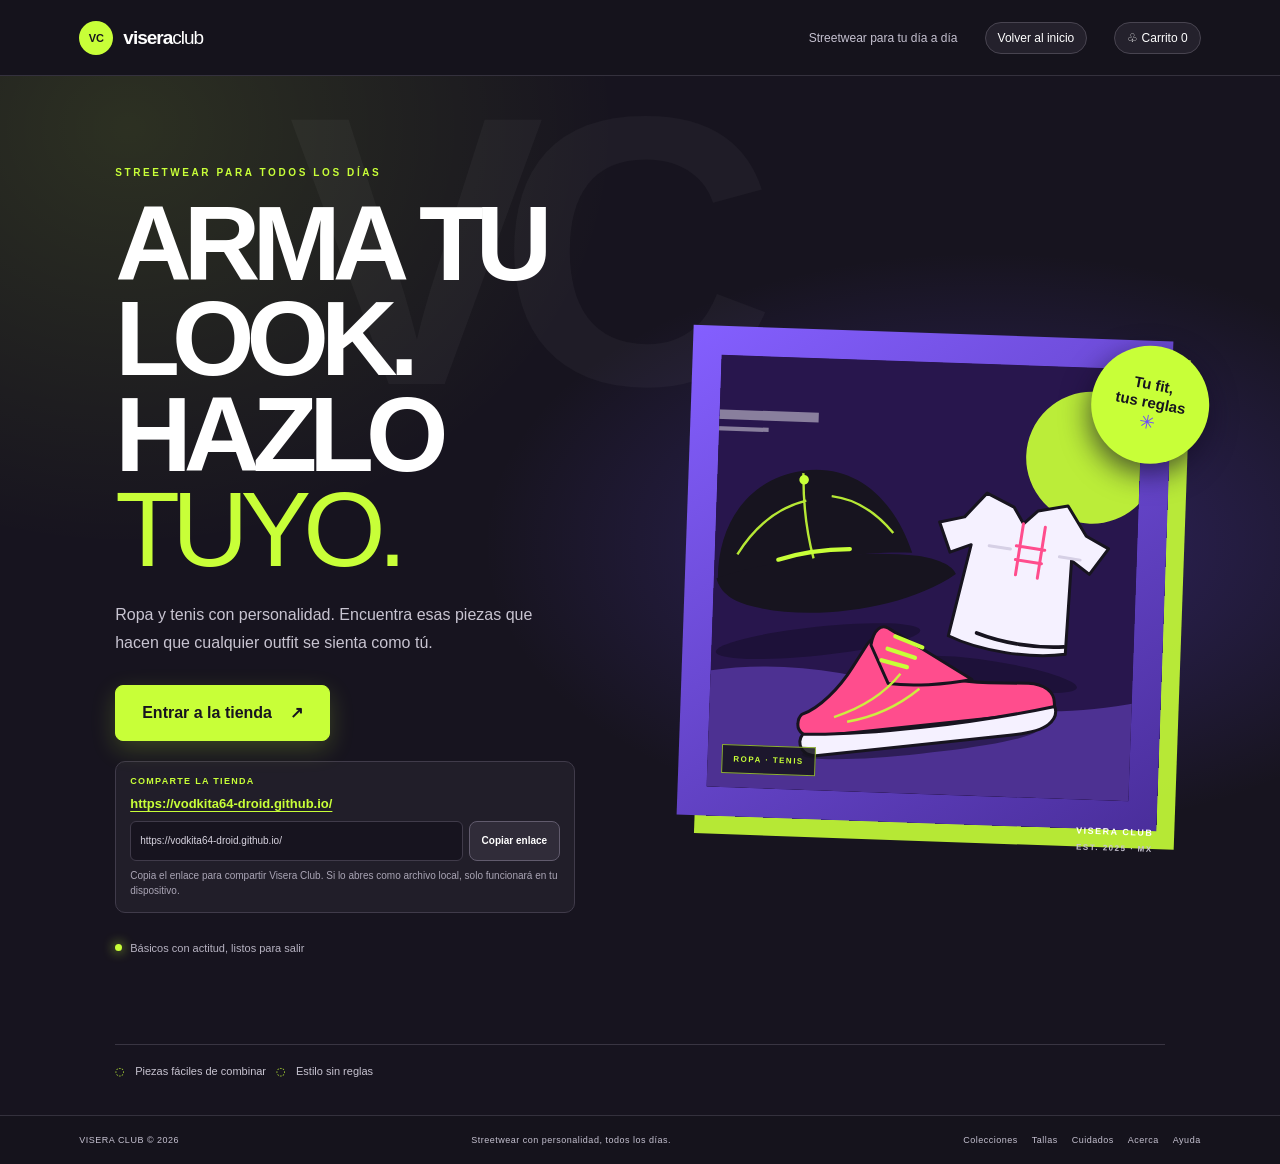
<file: index.html>
<!doctype html>
<html lang="es">
<head>
  <meta charset="utf-8">
  <meta name="viewport" content="width=device-width, initial-scale=1">
  <meta name="theme-color" content="#15131c">
  <meta name="description" content="Descubre ropa y tenis en Visera Club. Streetwear para todos los días.">
  <title>Visera Club — Streetwear para todos los días</title>
  <link rel="icon" href="assets/favicon.svg" type="image/svg+xml">
  <link rel="stylesheet" href="styles.css?v=20261009-10">
  <script src="app.js?v=20261009-10" defer></script>
</head>
<body>
  <header class="topbar">
    <a class="brand" href="#" data-view="welcome" aria-label="Visera Club, inicio">
      <span class="brand-mark" aria-hidden="true">VC</span>
      <span>visera<span class="brand-light">club</span></span>
    </a>
    <div class="topbar-right">
      <span class="top-note">Streetwear para tu día a día</span>
      <button class="home-indicator" type="button" data-view="welcome" aria-label="Volver al inicio">
        Volver al inicio
      </button>
      <button class="cart-indicator" type="button" data-view="cart" aria-label="Abrir carrito, 0 artículos">
        <span aria-hidden="true">♧</span> Carrito <span id="cart-count">0</span>
      </button>
    </div>
  </header>

  <main id="app">
    <section id="welcome-view" class="view welcome-view">
      <div class="welcome-copy">
        <p class="eyebrow">STREETWEAR PARA TODOS LOS DÍAS</p>
        <h1>Arma tu look.<br>Hazlo <em>tuyo.</em></h1>
        <p class="welcome-description">Ropa y tenis con personalidad. Encuentra esas piezas que hacen que cualquier outfit se sienta como tú.</p>
        <button class="button button-dark" type="button" data-view="menu">Entrar a la tienda <span aria-hidden="true">↗</span></button>
        <div class="share-area">
          <label for="share-link">COMPARTE LA TIENDA</label>
          <a class="public-store-link" href="https://vodkita64-droid.github.io/">https://vodkita64-droid.github.io/</a>
          <div class="share-controls">
            <input id="share-link" type="text" readonly aria-label="Enlace de inicio de la tienda">
            <button class="button button-outline" id="copy-link" type="button">Copiar enlace</button>
          </div>
          <p id="share-message" class="share-message" aria-live="polite">Copia el enlace para compartir Visera Club. Si lo abres como archivo local, solo funcionará en tu dispositivo.</p>
        </div>
        <div class="welcome-note"><span class="status-dot"></span> Básicos con actitud, listos para salir</div>
      </div>
      <div class="welcome-art" aria-label="Ilustración de ropa y tenis">
        <div class="hero-photo-wrap">
          <img class="hero-photo" src="assets/coleccion-streetwear.svg?v=20261009-2" alt="Ilustración editorial de una playera y unos tenis">
          <span class="photo-caption">ROPA · TENIS</span>
        </div>
        <div class="art-sticker">Tu fit,<br>tus reglas <span aria-hidden="true">✳</span></div>
        <div class="art-caption">VISERA CLUB<br><span>EST. 2025 · MX</span></div>
      </div>
      <div class="welcome-bottom">
        <div class="mini-perks"><span>◌</span> Piezas fáciles de combinar <span>◌</span> Estilo sin reglas</div>
      </div>
    </section>

    <section id="menu-view" class="view menu-view" hidden>
      <div class="menu-intro">
        <p class="eyebrow">QUÉ BUENO QUE LLEGASTE</p>
        <h1>¿Qué buscas <em>hoy?</em></h1>
        <p>Elige una categoría y encuentra tu siguiente pieza favorita.</p>
      </div>
      <div class="menu-showcase" aria-hidden="true">
        <div class="showcase-track" id="showcase-track"></div>
        <span class="showcase-label">ROPA · TENIS · NUEVA TEMPORADA</span>
      </div>
      <nav class="menu-options" aria-label="Opciones de la tienda">
        <button class="menu-card menu-card-women" type="button" data-category="ropa">
          <span class="menu-number">01 / PRENDAS</span><span class="menu-title">Ropa</span><span class="menu-arrow">↗</span>
          <span class="menu-subtitle">Playeras, capas y básicos</span>
        </button>
        <button class="menu-card menu-card-shoes" type="button" data-category="tenis">
          <span class="menu-number">02 / CALZADO</span><span class="menu-title">Tenis</span><span class="menu-arrow">↗</span>
          <span class="menu-subtitle">Adidas, Nike, Jordan y Puma</span>
        </button>
        <button class="menu-card menu-card-settings" type="button" data-view="settings">
          <span class="menu-number">03 / TE AYUDAMOS</span><span class="menu-title">Información</span><span class="menu-arrow">↗</span>
          <span class="menu-subtitle">Guía, cuidados y soporte</span>
        </button>
        <button class="menu-card menu-card-exit" type="button" data-view="exit">
          <span class="menu-number">04 / HASTA LUEGO</span><span class="menu-title">Salir</span><span class="menu-arrow">↗</span>
          <span class="menu-subtitle">Cerrar esta visita</span>
        </button>
      </nav>
      <p class="menu-footer">VISERA CLUB <span>·</span> STREETWEAR PARA TODOS LOS DÍAS</p>
    </section>

    <section id="catalog-view" class="view catalog-view" hidden>
      <div class="catalog-heading">
        <button class="text-button" type="button" data-view="menu">← Menú principal</button>
        <p class="eyebrow">COLECCIÓN VISERA CLUB</p>
        <h1 id="catalog-title"></h1>
        <p id="catalog-description" class="catalog-description"></p>
      </div>
      <div class="catalog-toolbar">
        <label class="catalog-search">Buscar
          <input id="product-search" type="search" placeholder="Nombre, estilo o descripción" autocomplete="off">
        </label>
        <label class="catalog-filter">Estilo
          <select id="product-style-filter">
            <option value="all">Todos los estilos</option>
          </select>
        </label>
        <label class="catalog-filter">Ordenar por
          <select id="product-sort">
            <option value="featured">Destacados</option>
            <option value="price-asc">Precio: menor a mayor</option>
            <option value="price-desc">Precio: mayor a menor</option>
            <option value="name">Nombre</option>
          </select>
        </label>
      </div>
      <p id="product-count" class="product-count" aria-live="polite"></p>
      <div id="product-grid" class="product-grid"></div>
      <div class="catalog-bottom">
        <button class="button button-outline" type="button" data-view="menu">Volver a la página principal</button>
      </div>
    </section>

    <section id="detail-view" class="view detail-view" hidden>
      <div id="product-detail"></div>
    </section>

    <section id="cart-view" class="view cart-view" hidden>
      <div class="cart-heading">
        <button class="text-button" type="button" data-view="menu">← Seguir comprando</button>
        <p class="eyebrow">TU SELECCIÓN</p>
        <h1>Tu <em>carrito.</em></h1>
        <p class="cart-description">Revisa tu selección antes de continuar.</p>
      </div>
      <div id="cart-content"></div>
    </section>

    <section id="delivery-view" class="view checkout-view" hidden>
      <div class="checkout-heading">
        <button class="text-button" type="button" data-view="cart">← Volver al carrito</button>
        <p class="eyebrow">PASO 1 DE 2</p>
        <h1>¿A dónde <em>lo enviamos?</em></h1>
        <p>Completa la dirección para continuar con la forma de pago.</p>
      </div>
      <form id="delivery-form" class="checkout-panel">
        <label>País
          <input name="country" type="text" autocomplete="country-name" placeholder="Ej. México" required minlength="2">
        </label>
        <label>Estado
          <input name="state" type="text" autocomplete="address-level1" placeholder="Ej. Morelos" required minlength="2">
        </label>
        <label>Calle y número
          <input name="street" type="text" autocomplete="street-address" placeholder="Calle, número exterior e interior" required minlength="3">
        </label>
        <div class="form-row">
          <label>Municipio o alcaldía
            <input name="municipality" type="text" autocomplete="address-level2" placeholder="Ej. Coyoacán" required minlength="2">
          </label>
          <label>Código postal
            <input name="postalCode" type="text" autocomplete="postal-code" placeholder="Ej. 04000" required minlength="3" maxlength="12" pattern="[A-Za-z0-9\- ]{3,12}" title="Escribe un código postal válido.">
          </label>
        </div>
        <label>Descripción o referencias de entrega
          <textarea name="description" rows="3" placeholder="Color de la casa, entre calles o indicaciones para encontrar el domicilio" required minlength="3"></textarea>
        </label>
        <p class="checkout-privacy">La dirección solo se conserva mientras esta página permanezca abierta; esta plantilla no envía ni guarda pedidos.</p>
        <button class="button button-dark" type="submit">Continuar a forma de pago <span aria-hidden="true">→</span></button>
      </form>
    </section>

    <section id="payment-view" class="view checkout-view" hidden>
      <div class="checkout-heading">
        <button class="text-button" type="button" data-view="delivery">← Volver a la dirección</button>
        <p class="eyebrow">PASO 2 DE 2</p>
        <h1>Forma de <em>pago.</em></h1>
        <p>Elige cómo pagarías. Esta plantilla es una demostración y no cobra.</p>
      </div>
      <div class="checkout-panel">
        <div class="delivery-summary">
          <h2>Dirección de entrega</h2>
          <p id="payment-address-summary"></p>
        </div>
        <form id="payment-form">
          <fieldset class="payment-options">
            <legend>Elige una opción</legend>
            <label class="payment-option">
              <input type="radio" name="paymentMethod" value="card" required>
              <span class="payment-option-copy"><strong>Tarjeta</strong><small>Requiere conectar una pasarela de pago segura para cobrar.</small></span>
            </label>
            <label class="payment-option">
              <input type="radio" name="paymentMethod" value="cash" required>
              <span class="payment-option-copy"><strong>Efectivo al recibir</strong><small id="cash-payment-note"></small></span>
            </label>
          </fieldset>
          <p class="checkout-privacy">Nunca escribas aquí tu número de cuenta ni tu NIP. Ningún comercio debe pedirte el NIP de tu tarjeta. No se solicitarán datos bancarios ni se realizará ningún cargo.</p>
          <div class="payment-total"><span>Total estimado</span><strong id="payment-total"></strong></div>
          <button class="button button-dark" type="submit">Continuar <span aria-hidden="true">→</span></button>
        </form>
      </div>
    </section>

    <section id="checkout-result-view" class="view checkout-view checkout-result-view" hidden>
      <div class="checkout-panel result-panel">
        <span class="exit-symbol" aria-hidden="true">✳</span>
        <p class="eyebrow">VISERA CLUB · DEMOSTRACIÓN</p>
        <h1 id="checkout-result-title">Pago no realizado</h1>
        <p id="checkout-result-message" class="result-message"></p>
        <div class="result-summary">
          <p><span>Forma elegida</span><strong id="result-payment-method"></strong></p>
          <p><span>Total estimado</span><strong id="result-total"></strong></p>
          <p><span>Entrega</span><strong id="result-destination"></strong></p>
        </div>
        <p class="checkout-privacy">No se cobró dinero y no se creó ni envió un pedido real.</p>
        <button class="button button-outline" type="button" data-view="cart">Volver al carrito</button>
      </div>
    </section>

    <section id="settings-view" class="view info-view" hidden>
      <button class="text-button" type="button" data-view="menu">← Menú principal</button>
      <p class="eyebrow">ESTAMOS PARA AYUDARTE</p>
      <h1>Acerca de <em>Visera Club</em></h1>
      <div class="info-panel">
        <h2>¿Qué es esta página?</h2>
        <p>Visera Club es una plantilla de tienda para descubrir ropa y tenis de estilo urbano. Puedes explorar las categorías, consultar tallas y existencias y agregar productos al carrito de demostración.</p>
        <h2>¿Cómo funciona?</h2>
        <p>Elige Ropa o Tenis, toca un producto para ver sus detalles, selecciona una talla y cantidad y presiona “Agregar al carrito”. Pulsa el botón Carrito de la parte superior para revisar productos, cambiar cantidades o quitarlos; el total se actualiza automáticamente.</p>
        <h2>Soporte</h2>
        <p>Esta es una demostración visual: precios y existencias son de ejemplo; no procesa pagos ni envía pedidos. Nunca ingreses tu NIP ni datos bancarios en esta página. Para aceptar pagos reales se necesita una pasarela segura y un sistema de pedidos. Para preguntas sobre esta plantilla, contacta a la persona que te compartió la página.</p>
        <p>Las galerías de ropa y tenis usan fotos locales; el arte de portada funciona sin internet.</p>
        <nav class="info-links" aria-label="Más información">
          <a href="colecciones.html">Ver colecciones <span aria-hidden="true">↗</span></a>
          <a href="guia-tallas.html">Guía de tallas <span aria-hidden="true">↗</span></a>
          <a href="cuidados.html">Cuidado de tus prendas y tenis <span aria-hidden="true">↗</span></a>
          <a href="acerca.html">Acerca de Visera Club <span aria-hidden="true">↗</span></a>
          <a href="contacto.html">Ayuda y contacto <span aria-hidden="true">↗</span></a>
        </nav>
        <p class="offline-note"><strong>Para verla sin internet:</strong> guarda juntos los seis archivos HTML (<code>index.html</code>, <code>colecciones.html</code>, <code>guia-tallas.html</code>, <code>cuidados.html</code>, <code>acerca.html</code> y <code>contacto.html</code>), <code>styles.css</code>, <code>app.js</code> y la carpeta <code>assets</code>. Las ilustraciones y gráficos están guardados localmente.</p>
      </div>
      <button class="button button-outline" type="button" data-view="menu">Volver al menú</button>
    </section>

    <section id="exit-view" class="view info-view exit-view" hidden>
      <span class="exit-symbol" aria-hidden="true">✳</span>
      <p class="eyebrow">GRACIAS POR PASAR</p>
      <h1>¡Nos vemos <em>pronto!</em></h1>
      <p>Tu visita terminó. Puedes regresar al inicio cuando quieras.</p>
      <button class="button button-dark" type="button" data-view="welcome">Volver al inicio</button>
    </section>
  </main>

  <div id="toast" class="toast" role="status" aria-live="polite"></div>
  <footer class="site-footer">
    <span>VISERA CLUB © 2026</span>
    <span>Streetwear con personalidad, todos los días.</span>
    <nav class="footer-links" aria-label="Páginas del sitio">
      <a href="colecciones.html">Colecciones</a>
      <a href="guia-tallas.html">Tallas</a>
      <a href="cuidados.html">Cuidados</a>
      <a href="acerca.html">Acerca</a>
      <a href="contacto.html">Ayuda</a>
    </nav>
  </footer>
</body>
</html>
</file>
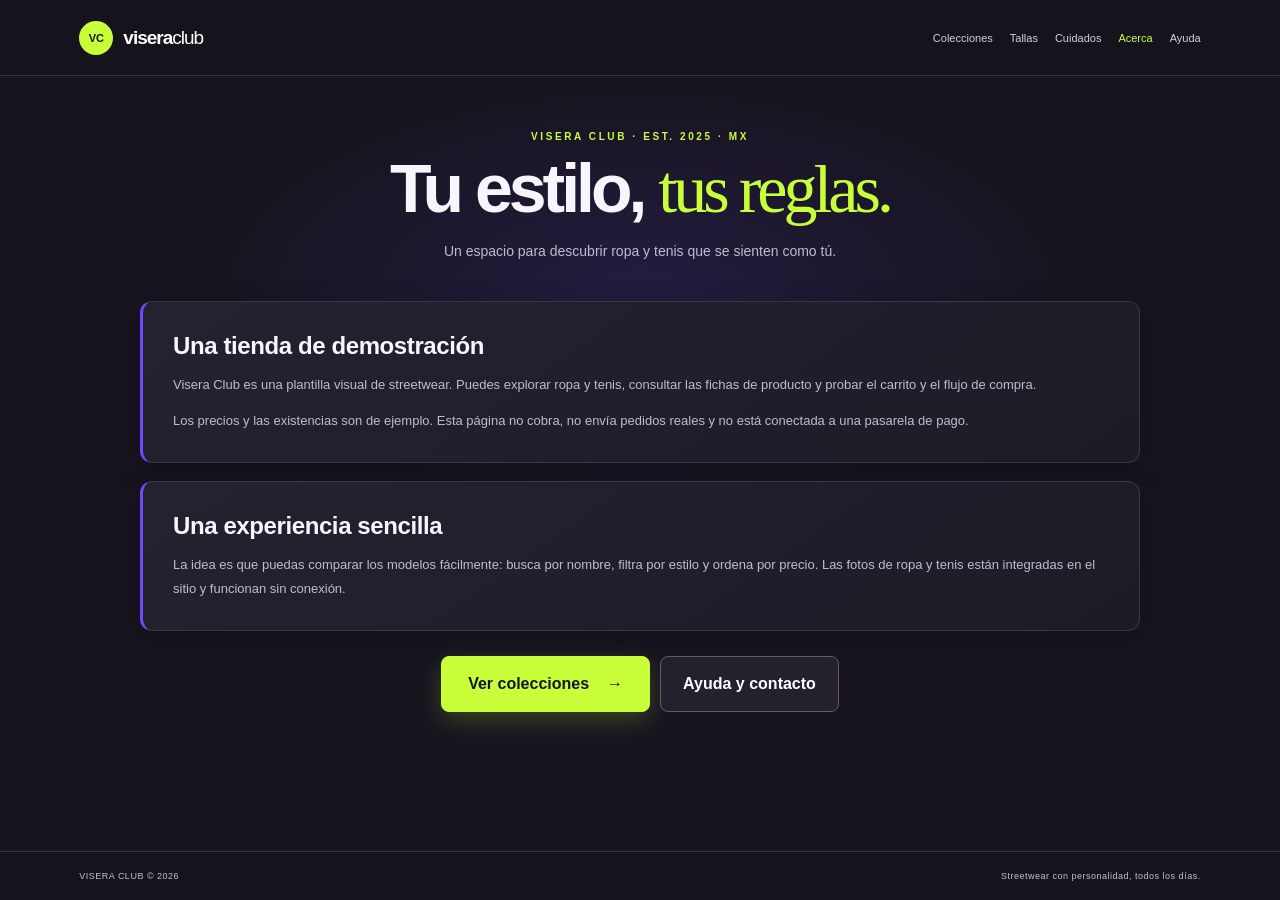
<file: acerca.html>
<!doctype html>
<html lang="es">
<head>
  <meta charset="utf-8">
  <meta name="viewport" content="width=device-width, initial-scale=1">
  <meta name="theme-color" content="#15131c">
  <meta name="description" content="Conoce Visera Club y cómo funciona esta tienda de demostración.">
  <title>Acerca de Visera Club</title>
  <link rel="icon" href="assets/favicon.svg" type="image/svg+xml">
  <link rel="stylesheet" href="styles.css?v=20261009-2">
</head>
<body class="standalone-page">
  <header class="standalone-header">
    <a class="brand" href="index.html" aria-label="Visera Club, inicio"><span class="brand-mark" aria-hidden="true">VC</span><span>visera<span class="brand-light">club</span></span></a>
    <nav class="standalone-nav" aria-label="Navegación principal">
      <a href="colecciones.html">Colecciones</a><a href="guia-tallas.html">Tallas</a><a href="cuidados.html">Cuidados</a><a href="acerca.html" aria-current="page">Acerca</a><a href="contacto.html">Ayuda</a>
    </nav>
  </header>
  <main class="standalone-main">
    <header class="standalone-heading">
      <p class="eyebrow">VISERA CLUB · EST. 2025 · MX</p>
      <h1>Tu estilo, <em>tus reglas.</em></h1>
      <p>Un espacio para descubrir ropa y tenis que se sienten como tú.</p>
    </header>
    <section class="standalone-panel">
      <h2>Una tienda de demostración</h2>
      <p>Visera Club es una plantilla visual de streetwear. Puedes explorar ropa y tenis, consultar las fichas de producto y probar el carrito y el flujo de compra.</p>
      <p>Los precios y las existencias son de ejemplo. Esta página no cobra, no envía pedidos reales y no está conectada a una pasarela de pago.</p>
    </section>
    <section class="standalone-panel">
      <h2>Una experiencia sencilla</h2>
      <p>La idea es que puedas comparar los modelos fácilmente: busca por nombre, filtra por estilo y ordena por precio. Las fotos de ropa y tenis están integradas en el sitio y funcionan sin conexión.</p>
    </section>
    <div class="standalone-actions"><a class="button button-dark" href="colecciones.html">Ver colecciones <span aria-hidden="true">→</span></a><a class="button button-outline" href="contacto.html">Ayuda y contacto</a></div>
  </main>
  <footer class="site-footer standalone-footer"><span>VISERA CLUB © 2026</span><span>Streetwear con personalidad, todos los días.</span></footer>
</body>
</html>
</file>
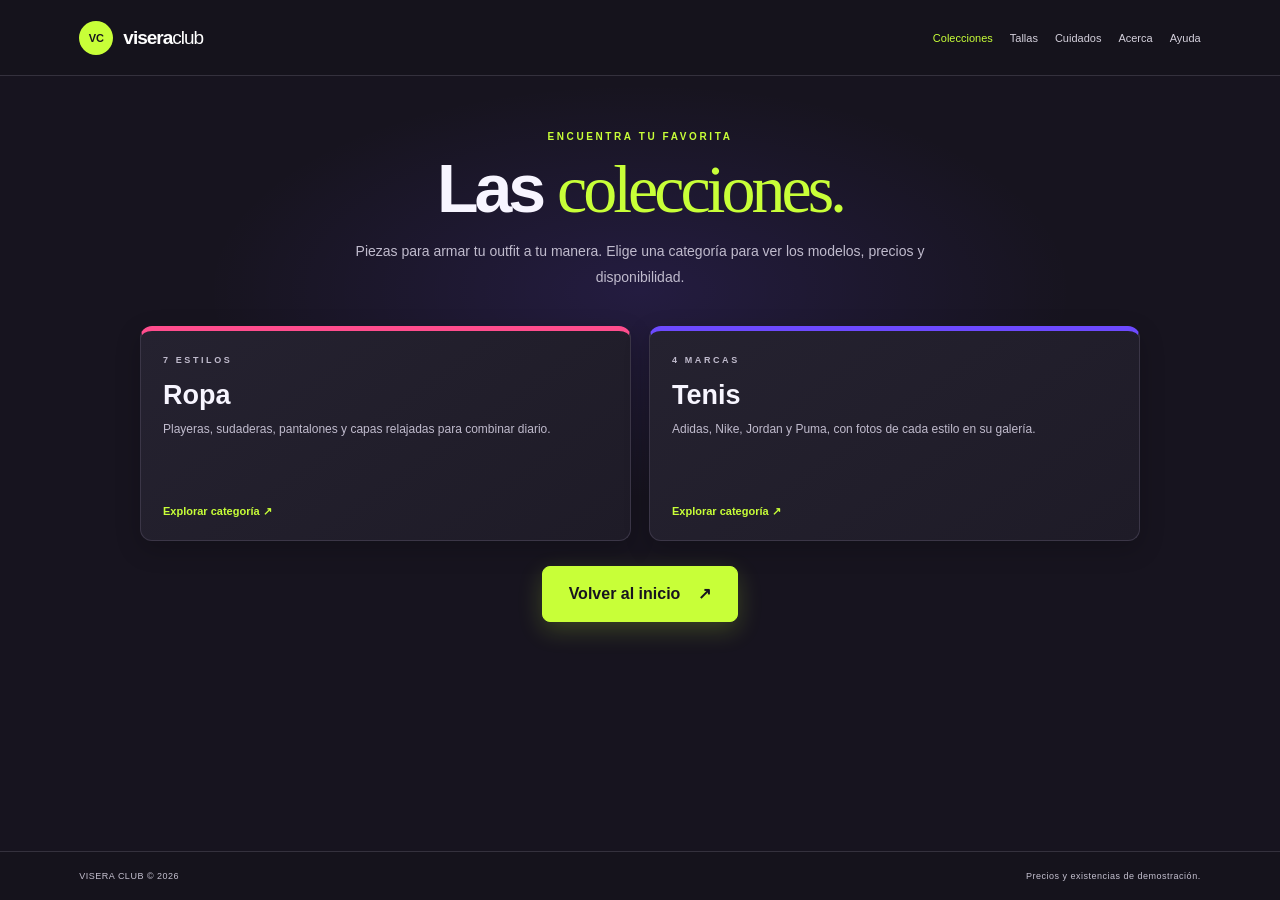
<file: colecciones.html>
<!doctype html>
<html lang="es">
<head>
  <meta charset="utf-8">
  <meta name="viewport" content="width=device-width, initial-scale=1">
  <meta name="theme-color" content="#15131c">
  <meta name="description" content="Explora ropa y tenis de Visera Club.">
  <title>Colecciones — Visera Club</title>
  <link rel="icon" href="assets/favicon.svg" type="image/svg+xml">
  <link rel="stylesheet" href="styles.css?v=20261009-2">
</head>
<body class="standalone-page">
  <header class="standalone-header">
    <a class="brand" href="index.html" aria-label="Visera Club, inicio"><span class="brand-mark" aria-hidden="true">VC</span><span>visera<span class="brand-light">club</span></span></a>
    <nav class="standalone-nav" aria-label="Navegación principal">
      <a href="colecciones.html" aria-current="page">Colecciones</a><a href="guia-tallas.html">Tallas</a><a href="cuidados.html">Cuidados</a><a href="acerca.html">Acerca</a><a href="contacto.html">Ayuda</a>
    </nav>
  </header>
  <main class="standalone-main">
    <header class="standalone-heading">
      <p class="eyebrow">ENCUENTRA TU FAVORITA</p>
      <h1>Las <em>colecciones.</em></h1>
      <p>Piezas para armar tu outfit a tu manera. Elige una categoría para ver los modelos, precios y disponibilidad.</p>
    </header>
    <div class="standalone-cards">
      <a class="standalone-card" href="index.html?categoria=ropa">
        <p class="eyebrow">7 ESTILOS</p><h2>Ropa</h2>
        <p>Playeras, sudaderas, pantalones y capas relajadas para combinar diario.</p><strong>Explorar categoría ↗</strong>
      </a>
      <a class="standalone-card" href="index.html?categoria=tenis">
        <p class="eyebrow">4 MARCAS</p><h2>Tenis</h2>
        <p>Adidas, Nike, Jordan y Puma, con fotos de cada estilo en su galería.</p><strong>Explorar categoría ↗</strong>
      </a>
    </div>
    <div class="standalone-actions"><a class="button button-dark" href="index.html">Volver al inicio <span aria-hidden="true">↗</span></a></div>
  </main>
  <footer class="site-footer standalone-footer"><span>VISERA CLUB © 2026</span><span>Precios y existencias de demostración.</span></footer>
</body>
</html>
</file>
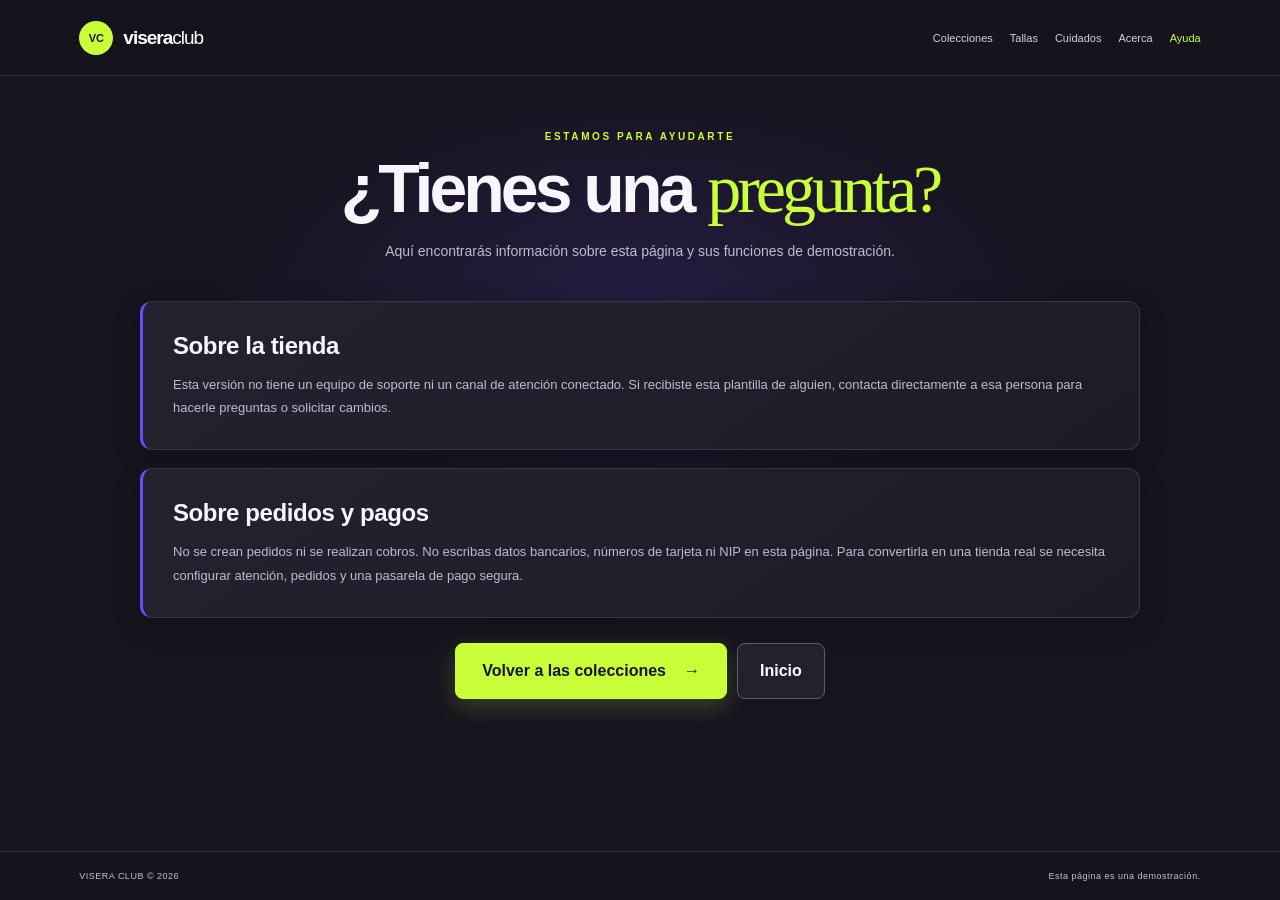
<file: contacto.html>
<!doctype html>
<html lang="es">
<head>
  <meta charset="utf-8">
  <meta name="viewport" content="width=device-width, initial-scale=1">
  <meta name="theme-color" content="#15131c">
  <meta name="description" content="Información de ayuda y contacto de Visera Club.">
  <title>Ayuda y contacto — Visera Club</title>
  <link rel="icon" href="assets/favicon.svg" type="image/svg+xml">
  <link rel="stylesheet" href="styles.css?v=20261009-2">
</head>
<body class="standalone-page">
  <header class="standalone-header">
    <a class="brand" href="index.html" aria-label="Visera Club, inicio"><span class="brand-mark" aria-hidden="true">VC</span><span>visera<span class="brand-light">club</span></span></a>
    <nav class="standalone-nav" aria-label="Navegación principal">
      <a href="colecciones.html">Colecciones</a><a href="guia-tallas.html">Tallas</a><a href="cuidados.html">Cuidados</a><a href="acerca.html">Acerca</a><a href="contacto.html" aria-current="page">Ayuda</a>
    </nav>
  </header>
  <main class="standalone-main">
    <header class="standalone-heading">
      <p class="eyebrow">ESTAMOS PARA AYUDARTE</p>
      <h1>¿Tienes una <em>pregunta?</em></h1>
      <p>Aquí encontrarás información sobre esta página y sus funciones de demostración.</p>
    </header>
    <section class="standalone-panel">
      <h2>Sobre la tienda</h2>
      <p>Esta versión no tiene un equipo de soporte ni un canal de atención conectado. Si recibiste esta plantilla de alguien, contacta directamente a esa persona para hacerle preguntas o solicitar cambios.</p>
    </section>
    <section class="standalone-panel">
      <h2>Sobre pedidos y pagos</h2>
      <p>No se crean pedidos ni se realizan cobros. No escribas datos bancarios, números de tarjeta ni NIP en esta página. Para convertirla en una tienda real se necesita configurar atención, pedidos y una pasarela de pago segura.</p>
    </section>
    <div class="standalone-actions"><a class="button button-dark" href="colecciones.html">Volver a las colecciones <span aria-hidden="true">→</span></a><a class="button button-outline" href="index.html">Inicio</a></div>
  </main>
  <footer class="site-footer standalone-footer"><span>VISERA CLUB © 2026</span><span>Esta página es una demostración.</span></footer>
</body>
</html>
</file>
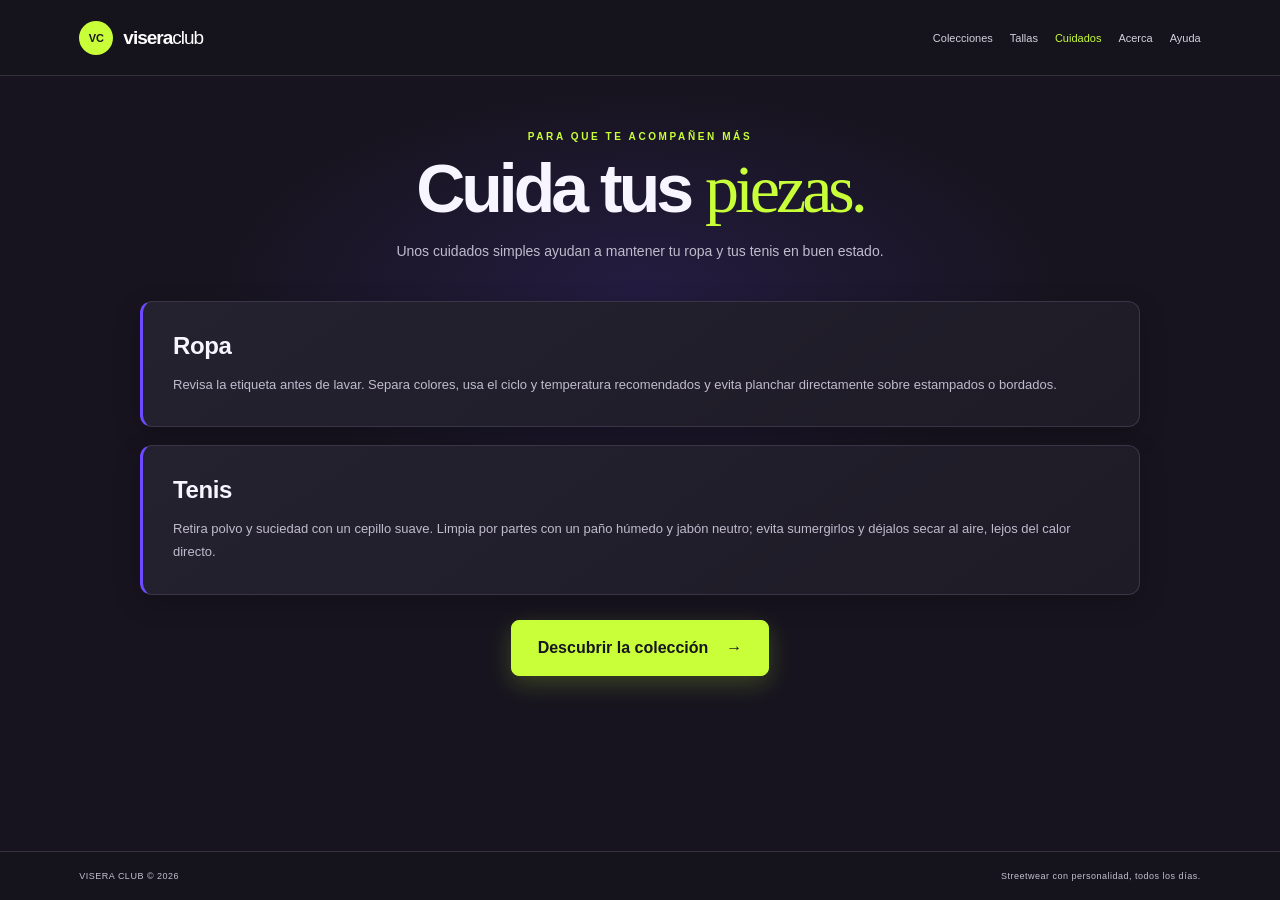
<file: cuidados.html>
<!doctype html>
<html lang="es">
<head>
  <meta charset="utf-8">
  <meta name="viewport" content="width=device-width, initial-scale=1">
  <meta name="theme-color" content="#15131c">
  <meta name="description" content="Consejos sencillos para cuidar tu ropa y tus tenis.">
  <title>Cuidados — Visera Club</title>
  <link rel="icon" href="assets/favicon.svg" type="image/svg+xml">
  <link rel="stylesheet" href="styles.css?v=20261009-2">
</head>
<body class="standalone-page">
  <header class="standalone-header">
    <a class="brand" href="index.html" aria-label="Visera Club, inicio"><span class="brand-mark" aria-hidden="true">VC</span><span>visera<span class="brand-light">club</span></span></a>
    <nav class="standalone-nav" aria-label="Navegación principal">
      <a href="colecciones.html">Colecciones</a><a href="guia-tallas.html">Tallas</a><a href="cuidados.html" aria-current="page">Cuidados</a><a href="acerca.html">Acerca</a><a href="contacto.html">Ayuda</a>
    </nav>
  </header>
  <main class="standalone-main">
    <header class="standalone-heading">
      <p class="eyebrow">PARA QUE TE ACOMPAÑEN MÁS</p>
      <h1>Cuida tus <em>piezas.</em></h1>
      <p>Unos cuidados simples ayudan a mantener tu ropa y tus tenis en buen estado.</p>
    </header>
    <section class="standalone-panel">
      <h2>Ropa</h2>
      <p>Revisa la etiqueta antes de lavar. Separa colores, usa el ciclo y temperatura recomendados y evita planchar directamente sobre estampados o bordados.</p>
    </section>
    <section class="standalone-panel">
      <h2>Tenis</h2>
      <p>Retira polvo y suciedad con un cepillo suave. Limpia por partes con un paño húmedo y jabón neutro; evita sumergirlos y déjalos secar al aire, lejos del calor directo.</p>
    </section>
    <div class="standalone-actions"><a class="button button-dark" href="colecciones.html">Descubrir la colección <span aria-hidden="true">→</span></a></div>
  </main>
  <footer class="site-footer standalone-footer"><span>VISERA CLUB © 2026</span><span>Streetwear con personalidad, todos los días.</span></footer>
</body>
</html>
</file>
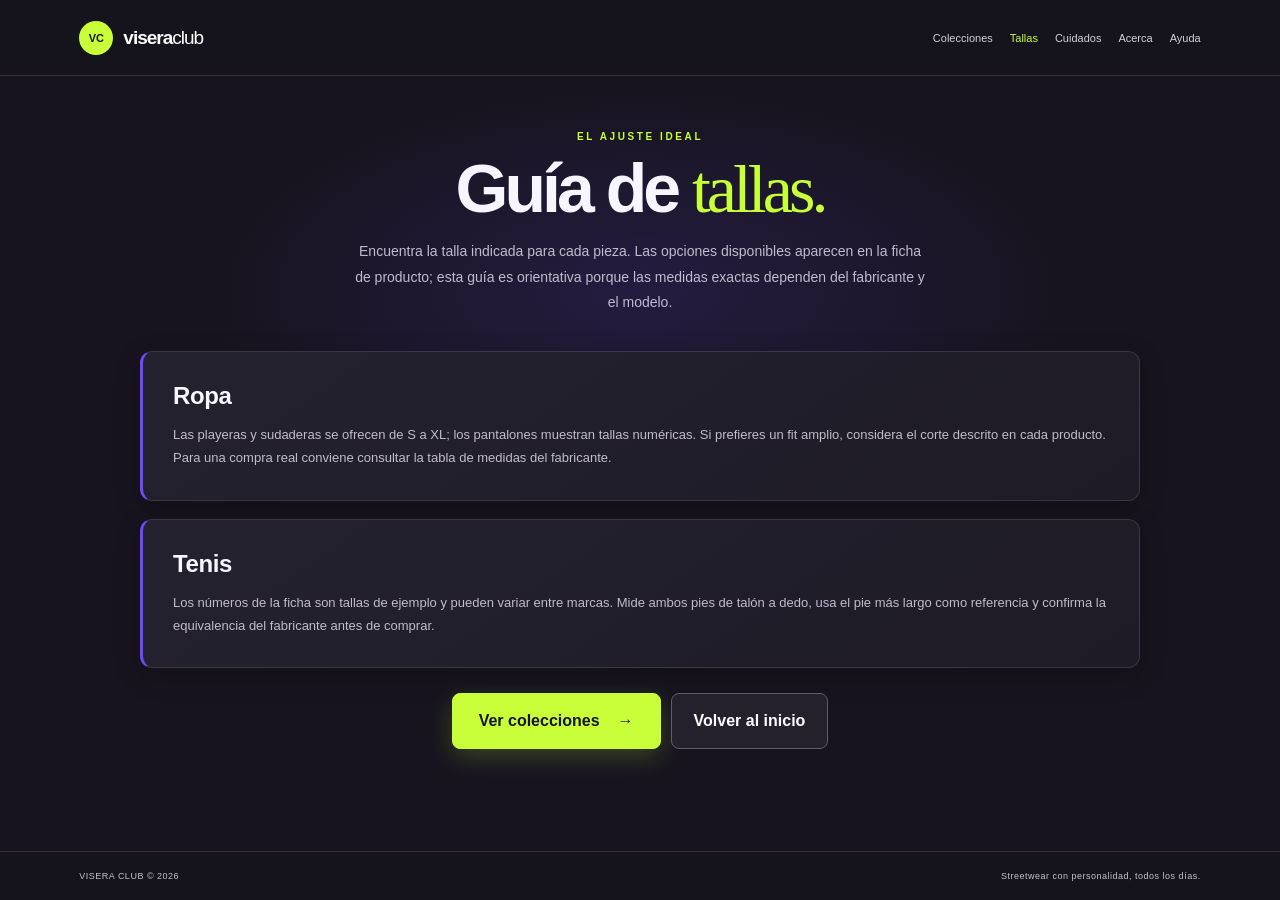
<file: guia-tallas.html>
<!doctype html>
<html lang="es">
<head>
  <meta charset="utf-8">
  <meta name="viewport" content="width=device-width, initial-scale=1">
  <meta name="theme-color" content="#15131c">
  <meta name="description" content="Guía de tallas para ropa y tenis Visera Club.">
  <title>Guía de tallas — Visera Club</title>
  <link rel="icon" href="assets/favicon.svg" type="image/svg+xml">
  <link rel="stylesheet" href="styles.css?v=20261009-2">
</head>
<body class="standalone-page">
  <header class="standalone-header">
    <a class="brand" href="index.html" aria-label="Visera Club, inicio"><span class="brand-mark" aria-hidden="true">VC</span><span>visera<span class="brand-light">club</span></span></a>
    <nav class="standalone-nav" aria-label="Navegación principal">
      <a href="colecciones.html">Colecciones</a><a href="guia-tallas.html" aria-current="page">Tallas</a><a href="cuidados.html">Cuidados</a><a href="acerca.html">Acerca</a><a href="contacto.html">Ayuda</a>
    </nav>
  </header>
  <main class="standalone-main">
    <header class="standalone-heading">
      <p class="eyebrow">EL AJUSTE IDEAL</p>
      <h1>Guía de <em>tallas.</em></h1>
      <p>Encuentra la talla indicada para cada pieza. Las opciones disponibles aparecen en la ficha de producto; esta guía es orientativa porque las medidas exactas dependen del fabricante y el modelo.</p>
    </header>
    <section class="standalone-panel">
      <h2>Ropa</h2>
      <p>Las playeras y sudaderas se ofrecen de S a XL; los pantalones muestran tallas numéricas. Si prefieres un fit amplio, considera el corte descrito en cada producto. Para una compra real conviene consultar la tabla de medidas del fabricante.</p>
    </section>
    <section class="standalone-panel">
      <h2>Tenis</h2>
      <p>Los números de la ficha son tallas de ejemplo y pueden variar entre marcas. Mide ambos pies de talón a dedo, usa el pie más largo como referencia y confirma la equivalencia del fabricante antes de comprar.</p>
    </section>
    <div class="standalone-actions"><a class="button button-dark" href="colecciones.html">Ver colecciones <span aria-hidden="true">→</span></a><a class="button button-outline" href="index.html">Volver al inicio</a></div>
  </main>
  <footer class="site-footer standalone-footer"><span>VISERA CLUB © 2026</span><span>Streetwear con personalidad, todos los días.</span></footer>
</body>
</html>
</file>
<file: styles.css>
:root {
  --ink: #20241e;
  --muted: #74766e;
  --paper: #f7f5f0;
  --white: #fffefa;
  --accent: #c85c3c;
  --green: #dce6d9;
  --line: #deddd5;
  --serif: Georgia, "Times New Roman", serif;
  font-family: "Trebuchet MS", Arial, sans-serif;
  color: var(--ink);
  background: var(--paper);
}

* { box-sizing: border-box; }
body { margin: 0; min-width: 320px; }
button, input { font: inherit; }
button { color: inherit; }
[hidden] { display: none !important; }
button:focus-visible, a:focus-visible, input:focus-visible, select:focus-visible {
  outline: 2px solid var(--accent);
  outline-offset: 3px;
}

.topbar {
  height: 76px;
  padding: 0 6.2vw;
  display: flex;
  align-items: center;
  justify-content: space-between;
  border-bottom: 1px solid var(--line);
  background: var(--paper);
  position: sticky;
  top: 0;
  z-index: 4;
  backdrop-filter: blur(14px);
}
.brand { display: inline-flex; align-items: center; gap: 10px; color: var(--ink); text-decoration: none; font-size: 19px; font-weight: 800; letter-spacing: -1px; }
.brand-light { font-weight: 400; }
.brand-mark { width: 34px; height: 34px; border-radius: 50%; display: grid; place-items: center; background: var(--ink); color: white; font-size: 11px; letter-spacing: 0; }
.topbar-right { display: flex; align-items: center; gap: 27px; color: var(--muted); font-size: 12px; }
.home-indicator {
  border: 1px solid var(--line);
  border-radius: 99px;
  padding: 8px 12px;
  color: var(--ink);
  background: var(--white);
  font-size: 12px;
  cursor: pointer;
  transition: border-color .2s, transform .2s, background .2s;
}
.home-indicator:hover {
  border-color: var(--ink);
  background: var(--paper);
  transform: translateY(-1px);
}
.cart-indicator { border: 1px solid var(--line); border-radius: 99px; padding: 8px 12px; color: var(--ink); font-size: 12px; background: transparent; cursor: pointer; }
.cart-indicator:hover { border-color: var(--ink); }

.view { min-height: calc(100vh - 126px); }
.welcome-view { padding: 8vh 9vw 30px; display: grid; grid-template-columns: 1fr 1fr; align-items: center; column-gap: 7vw; }
.welcome-copy { padding: 10px 0 45px; }
.eyebrow { color: var(--accent); font-size: 10px; letter-spacing: 2px; font-weight: 800; margin: 0 0 18px; }
h1 { font-size: clamp(42px, 6.3vw, 78px); line-height: .99; letter-spacing: -4px; margin: 0; font-weight: 500; }
h1 em { color: var(--accent); font-family: var(--serif); font-weight: 400; }
.welcome-description { color: var(--muted); max-width: 400px; line-height: 1.8; margin: 23px 0 28px; font-size: 15px; }
.button { display: inline-flex; align-items: center; justify-content: center; gap: 18px; border-radius: 3px; min-height: 48px; padding: 0 22px; cursor: pointer; transition: transform .2s, background .2s, color .2s; }
.button:hover { transform: translateY(-2px); }
.button-dark { background: var(--ink); color: white; border: 1px solid var(--ink); }
.button-dark:hover { background: var(--accent); border-color: var(--accent); }
.button-outline { background: transparent; border: 1px solid var(--line); color: var(--ink); }
.button-outline:hover { border-color: var(--ink); }
.welcome-note { color: var(--muted); margin-top: 29px; font-size: 11px; display: flex; align-items: center; gap: 8px; }
.status-dot { display: inline-block; width: 7px; height: 7px; border-radius: 50%; background: #80977a; }
.welcome-art { height: min(450px, 56vw); min-height: 330px; max-width: 490px; width: 100%; justify-self: end; position: relative; background: var(--green); display: grid; place-items: center; }
.hero-photo-wrap { position: absolute; inset: 11% 12% 12% 11%; background: #eeece6; overflow: hidden; }
.hero-photo { height: 100%; width: 100%; display: block; object-fit: cover; }
.photo-caption { position: absolute; bottom: 14px; left: 14px; font-size: 8px; letter-spacing: 1.5px; color: white; background: rgba(31, 36, 30, .72); padding: 9px 11px; }
.art-sticker { position: absolute; top: 6%; right: -7%; background: #e9b28f; width: 100px; height: 100px; border-radius: 50%; display: grid; place-content: center; transform: rotate(9deg); font: 15px/1.15 var(--serif); text-align: center; }
.art-sticker span { color: var(--accent); font: 19px Arial; }
.art-caption { position: absolute; bottom: -26px; right: 3px; color: var(--ink); font-size: 9px; letter-spacing: 1.5px; text-align: right; line-height: 1.7; }
.art-caption span { color: var(--muted); font-size: 8px; }
.welcome-bottom { grid-column: 1 / -1; display: flex; justify-content: space-between; align-items: end; gap: 20px; border-top: 1px solid var(--line); padding-top: 20px; margin-top: 45px; }
.mini-perks { display: flex; gap: 10px; color: var(--muted); font-size: 10px; padding-bottom: 7px; }
.mini-perks span { color: var(--accent); }
.share-area { width: min(460px, 100%); margin-top: 24px; padding: 14px; border: 1px solid var(--line); background: var(--white); }
.share-area label { display: block; color: var(--accent); font-size: 9px; letter-spacing: 1.3px; font-weight: 800; margin-bottom: 8px; }
.share-controls { display: flex; gap: 6px; }
.share-controls input { min-width: 0; width: 100%; padding: 9px; border: 1px solid var(--line); background: var(--white); font-size: 10px; color: var(--muted); }
.share-controls .button { min-height: 36px; padding: 0 12px; font-size: 10px; white-space: nowrap; }
.share-message { font-size: 10px; min-height: 12px; line-height: 1.5; margin: 7px 0 0; color: var(--muted); }

.menu-view { padding: 52px 9vw 35px; position: relative; overflow: hidden; }
.menu-intro { position: relative; z-index: 1; }
.menu-intro h1 { font-size: clamp(42px, 5.5vw, 66px); }
.menu-intro > p:last-child { color: var(--muted); font-size: 13px; margin-top: 14px; }
.menu-showcase { height: 205px; position: relative; overflow: hidden; margin: 28px 0 32px; background: #eeece5; }
.showcase-track { display: flex; gap: 18px; justify-content: center; position: absolute; inset: 0; padding: 10px; }
.showcase-column { width: min(20%, 175px); display: flex; flex-direction: column; animation: float-up 24s linear infinite; }
.showcase-column:nth-child(2) { animation-delay: -3s; transform: translateY(30px); }
.showcase-column:nth-child(3) { animation-delay: -6s; transform: translateY(6px); }
.showcase-column:nth-child(4) { animation-delay: -1.5s; transform: translateY(45px); }
.showcase-sequence { display: flex; flex-direction: column; gap: 14px; }
.showcase-column img { width: 100%; aspect-ratio: 1.4; object-fit: cover; background: #e1e1d9; }
.showcase-label { position: absolute; bottom: 0; left: 0; right: 0; background: rgba(32, 36, 30, .84); color: white; padding: 8px; text-align: center; letter-spacing: 2px; font-size: 8px; }
@keyframes float-up { from { translate: 0 0; } to { translate: 0 -50%; } }
.menu-options { display: grid; grid-template-columns: repeat(3, 1fr); gap: 12px; }
.menu-card { border: 1px solid var(--line); background: var(--white); padding: 19px 18px 20px; min-height: 130px; text-align: left; cursor: pointer; position: relative; transition: border-color .2s, transform .2s, background .2s; }
.menu-card:hover { background: #f0eee7; border-color: var(--accent); transform: translateY(-3px); }
.menu-card:nth-child(2) { background-color: #f3ebe3; }
.menu-card:nth-child(3) { background-color: #e6ecec; }
.menu-card:nth-child(4) { background-color: #edf0e8; }
.menu-card:nth-child(5) { background-color: #f0eee9; }
.menu-number { display: block; color: var(--muted); font-size: 8px; letter-spacing: 1px; }
.menu-title { display: block; font: 27px var(--serif); margin-top: 13px; }
.menu-arrow { position: absolute; right: 16px; top: 44px; color: var(--accent); font-size: 20px; }
.menu-subtitle { display: block; font-size: 10px; color: var(--muted); margin-top: 7px; }
.menu-footer { font-size: 8px; letter-spacing: 1.5px; color: var(--muted); text-align: center; margin: 24px 0 0; }
.menu-footer span { color: var(--accent); padding: 0 5px; }

.catalog-view { padding: 35px 8vw 45px; }
.catalog-heading { text-align: center; margin-bottom: 35px; position: relative; }
.catalog-heading .text-button { position: absolute; left: 0; top: 0; }
.text-button { border: 0; background: none; padding: 8px 0; color: var(--muted); cursor: pointer; font-size: 12px; }
.text-button:hover { color: var(--accent); }
.catalog-heading .eyebrow { margin-top: 18px; margin-bottom: 10px; }
.catalog-heading h1 { font-size: clamp(42px, 5vw, 58px); }
.catalog-description { color: var(--muted); font-size: 13px; }
.catalog-toolbar {
  display: grid;
  grid-template-columns: minmax(220px, 1fr) repeat(2, minmax(165px, 220px));
  gap: 12px;
  align-items: end;
  max-width: 1050px;
  margin: 0 auto 10px;
  padding: 15px;
  border: 1px solid var(--line);
  background: var(--white);
}
.catalog-toolbar label { display: block; color: var(--muted); font-size: 10px; letter-spacing: .7px; }
.catalog-toolbar input, .catalog-toolbar select {
  display: block;
  width: 100%;
  height: 42px;
  margin-top: 7px;
  padding: 0 11px;
  border: 1px solid var(--line);
  border-radius: 2px;
  background: var(--paper);
  color: var(--ink);
  font: inherit;
  font-size: 12px;
  letter-spacing: 0;
}
.product-count { max-width: 1050px; margin: 0 auto 15px; color: var(--muted); font-size: 10px; }
.product-grid { display: grid; grid-template-columns: repeat(4, minmax(0, 1fr)); gap: 26px 16px; }
.product-card { min-width: 0; cursor: pointer; transition: transform .2s; }
.product-card:hover { transform: translateY(-3px); }
.product-image { width: 100%; aspect-ratio: 1 / .91; display: block; object-fit: cover; background: #e9e7df; transition: transform .25s; }
.product-card:hover .product-image { transform: scale(1.035); }
.product-image-wrap { position: relative; overflow: hidden; background: #e9e7df; }
.product-image-wrap-gallery { overflow: visible; background: transparent; }
.product-grid[data-category="ropa"],
.product-grid[data-category="tenis"] { grid-template-columns: minmax(0, 1fr); }
.product-image-gallery { display: grid; grid-template-columns: repeat(var(--gallery-count), minmax(76px, 1fr)); gap: 8px; overflow-x: auto; padding-bottom: 5px; }
.product-image-gallery .product-image { width: 100%; min-width: 76px; aspect-ratio: 3 / 4; border-radius: 6px; }
.product-card:hover .product-image-gallery .product-image { transform: none; }
.product-tag { position: absolute; top: 10px; left: 10px; background: var(--white); padding: 6px 8px; font-size: 8px; letter-spacing: .7px; }
.product-info { padding: 12px 2px; display: flex; justify-content: space-between; gap: 8px; align-items: start; }
.product-name { font-size: 12px; font-weight: 700; margin: 0; }
.product-type { margin: 5px 0 0; color: var(--muted); font-size: 10px; }
.product-price { font-size: 12px; font-weight: 700; white-space: nowrap; }
.catalog-empty { grid-column: 1 / -1; padding: 50px 20px; text-align: center; border: 1px solid var(--line); background: var(--white); }
.catalog-empty > span { color: var(--accent); font: 42px var(--serif); }
.catalog-empty h2 { margin: 10px 0 6px; font: 25px var(--serif); }
.catalog-empty p { margin: 0 0 18px; color: var(--muted); font-size: 12px; }
.catalog-bottom { text-align: center; padding-top: 40px; }

.cart-view { padding: 38px 8vw 55px; }
.cart-heading { text-align: center; position: relative; margin-bottom: 35px; }
.cart-heading > .text-button { position: absolute; left: 0; top: 0; }
.cart-heading .eyebrow { margin: 18px 0 10px; }
.cart-heading h1 { font-size: clamp(42px, 5vw, 58px); }
.cart-description { color: var(--muted); font-size: 13px; }
.cart-layout { display: grid; grid-template-columns: minmax(0, 1.6fr) minmax(250px, .8fr); gap: 35px; max-width: 1050px; margin: auto; align-items: start; }
.cart-list { border-top: 1px solid var(--line); }
.cart-item { display: grid; grid-template-columns: 115px minmax(0, 1fr) auto; gap: 18px; align-items: center; padding: 18px 0; border-bottom: 1px solid var(--line); }
.cart-item-image { display: block; width: 115px; aspect-ratio: 1.25; object-fit: cover; background: #e9e7df; }
.cart-item-name { font-size: 14px; margin: 0 0 6px; }
.cart-item-meta { font-size: 11px; color: var(--muted); margin: 0; }
.cart-item-price { font-size: 12px; font-weight: 700; white-space: nowrap; align-self: start; padding-top: 3px; }
.cart-item-controls { display: flex; align-items: center; gap: 8px; margin-top: 13px; }
.quantity-control { height: 30px; display: inline-flex; align-items: center; border: 1px solid var(--line); }
.quantity-control button { width: 30px; height: 28px; border: 0; background: transparent; cursor: pointer; }
.quantity-control button:hover { background: var(--green); }
.quantity-control span { min-width: 25px; text-align: center; font-size: 11px; }
.cart-remove { border: 0; background: transparent; color: var(--muted); cursor: pointer; font-size: 10px; text-decoration: underline; }
.cart-remove:hover { color: var(--accent); }
.cart-summary { border: 1px solid var(--line); padding: 22px; background: var(--white); }
.cart-summary h2 { font: 23px var(--serif); margin: 0 0 20px; }
.summary-row { display: flex; justify-content: space-between; font-size: 12px; margin: 12px 0; color: var(--muted); }
.summary-row.total { padding-top: 14px; border-top: 1px solid var(--line); color: var(--ink); font-size: 15px; font-weight: 700; }
.cart-summary .button { width: 100%; margin-top: 12px; }
.cart-disclaimer { font-size: 10px; color: var(--muted); line-height: 1.6; margin: 13px 0 0; }
.clear-cart { display: block; margin: 16px 0 0 auto; border: 0; background: none; color: var(--muted); text-decoration: underline; cursor: pointer; font-size: 10px; }
.empty-cart { max-width: 540px; margin: 15px auto 0; text-align: center; padding: 55px 20px; border: 1px solid var(--line); background: var(--white); }
.empty-cart-symbol { display: block; color: var(--accent); font-size: 35px; margin-bottom: 12px; }
.empty-cart h2 { font: 28px var(--serif); margin: 0 0 9px; }
.empty-cart p { color: var(--muted); font-size: 12px; margin: 0 0 22px; }

.checkout-view { padding: 38px 6vw 55px; }
.checkout-heading { text-align: center; max-width: 760px; margin: 0 auto 30px; position: relative; }
.checkout-heading > .text-button { position: absolute; left: 0; top: 0; }
.checkout-heading .eyebrow { margin: 18px 0 10px; }
.checkout-heading h1 { font-size: clamp(38px, 5vw, 58px); }
.checkout-heading > p:last-child { color: var(--muted); font-size: 13px; }
.checkout-panel { width: min(100%, 650px); margin: auto; padding: 28px; border: 1px solid var(--line); background: var(--white); }
.checkout-panel label { display: block; color: var(--ink); font-size: 12px; font-weight: 700; }
.checkout-panel input[type="text"], .checkout-panel textarea { display: block; width: 100%; margin-top: 7px; padding: 12px; border: 1px solid var(--line); border-radius: 2px; background: var(--paper); color: var(--ink); font: inherit; font-size: 13px; font-weight: 400; }
.checkout-panel textarea { resize: vertical; }
.checkout-panel input:focus, .checkout-panel textarea:focus { outline: 2px solid var(--accent); outline-offset: 1px; }
.checkout-panel form > label, .checkout-panel form > .form-row { margin-bottom: 17px; }
.form-row { display: grid; grid-template-columns: 1.2fr .8fr; gap: 16px; }
.checkout-panel .button { width: 100%; }
.checkout-privacy { color: var(--muted); font-size: 11px; line-height: 1.65; }
.delivery-summary { padding: 0 0 18px; margin-bottom: 20px; border-bottom: 1px solid var(--line); }
.delivery-summary h2 { font: 21px var(--serif); margin: 0 0 8px; }
.delivery-summary p { color: var(--muted); font-size: 12px; line-height: 1.7; margin: 0; }
.payment-options { padding: 0; margin: 0 0 18px; border: 0; }
.payment-options legend { font-size: 13px; font-weight: 700; margin-bottom: 10px; }
.payment-option { display: flex !important; align-items: flex-start; gap: 12px; padding: 15px; margin: 9px 0; border: 1px solid var(--line); cursor: pointer; }
.payment-option:has(input:checked) { border-color: var(--accent); background: #fcf7f2; }
.payment-option-disabled { cursor: not-allowed; opacity: .58; }
.payment-option input { accent-color: var(--accent); margin: 2px 0 0; }
.payment-option-copy strong, .payment-option-copy small { display: block; }
.payment-option-copy strong { font-size: 13px; }
.payment-option-copy small { color: var(--muted); font-size: 11px; font-weight: 400; line-height: 1.6; margin-top: 4px; }
.payment-total { display: flex; justify-content: space-between; margin: 20px 0 16px; padding: 15px 0; border-top: 1px solid var(--line); font-size: 14px; }
.checkout-result-view { display: grid; place-items: center; }
.result-panel { text-align: center; }
.result-panel .exit-symbol { margin-bottom: 8px; }
.result-panel .eyebrow { margin-bottom: 12px; }
.result-panel h1 { font-size: clamp(35px, 5vw, 52px); letter-spacing: -2px; }
.result-message { color: var(--muted); font-size: 13px; line-height: 1.75; }
.result-summary { padding: 8px 0; margin: 20px 0; border-top: 1px solid var(--line); border-bottom: 1px solid var(--line); text-align: left; }
.result-summary p { display: flex; justify-content: space-between; gap: 15px; font-size: 12px; }
.result-summary span { color: var(--muted); }
.result-summary strong { text-align: right; }
.result-panel > .button { margin-top: 12px; }

.detail-view { padding: 36px 9vw 55px; }
.detail-back { display: inline-block; margin-bottom: 22px; }
.detail-layout { display: grid; grid-template-columns: minmax(0, 1.05fr) minmax(300px, .85fr); gap: 7vw; align-items: center; max-width: 1080px; margin: 0 auto; }
.detail-image { width: 100%; aspect-ratio: 1 / .9; object-fit: cover; background: #e9e7df; }
.detail-media { min-width: 0; }
.detail-gallery {
  display: flex;
  gap: 9px;
  overflow-x: auto;
  padding: 12px 2px 5px;
  scrollbar-color: #6d4aff #211e29;
}
.detail-thumbnail {
  flex: 0 0 76px;
  width: 76px;
  padding: 3px;
  border: 1px solid #484253;
  border-radius: 8px;
  background: #211e29;
  cursor: pointer;
  transition: border-color .2s, transform .2s;
}
.detail-thumbnail:hover { transform: translateY(-2px); border-color: #8b70ff; }
.detail-thumbnail[aria-pressed="true"] { border: 2px solid var(--electric); }
.detail-thumbnail img {
  display: block;
  width: 100%;
  height: 88px;
  border-radius: 4px;
  object-fit: cover;
}
.detail-copy .eyebrow { margin-bottom: 12px; }
.detail-copy h1 { font-size: clamp(38px, 5vw, 58px); letter-spacing: -2px; }
.detail-copy .detail-description { color: var(--muted); line-height: 1.75; font-size: 13px; margin: 18px 0 24px; }
.detail-price { font-size: 23px; font-weight: 700; }
.detail-stock { color: #5b7855; font-size: 11px; margin: 8px 0 22px; }
.detail-fields { display: grid; grid-template-columns: 1fr 1fr; gap: 14px; margin-bottom: 20px; }
.detail-fields label { font-size: 10px; letter-spacing: 1px; color: var(--muted); }
.detail-fields select { display: block; width: 100%; padding: 12px; margin-top: 7px; background: var(--white); border: 1px solid var(--line); }
.detail-copy .button { width: 100%; }
.detail-return { position: fixed; right: 24px; bottom: 24px; z-index: 2; box-shadow: 0 4px 18px #20241e1a; }
.info-view { max-width: 900px; margin: auto; padding: 48px 30px 65px; }
.info-view > .eyebrow { margin-top: 48px; }
.info-view h1 { font-size: clamp(40px, 5vw, 62px); }
.info-panel { background: var(--white); border: 1px solid var(--line); margin: 30px 0 24px; padding: 28px 32px; }
.info-panel h2 { font: 21px var(--serif); margin: 0 0 8px; }
.info-panel p { color: var(--muted); font-size: 13px; line-height: 1.8; margin: 0 0 22px; }
.info-panel p:last-child { margin-bottom: 0; }
.info-links { display: grid; grid-template-columns: repeat(2, minmax(0, 1fr)); gap: 9px; margin: 5px 0 22px; }
.info-links a { display: flex; justify-content: space-between; gap: 10px; padding: 13px 14px; border: 1px solid var(--line); color: var(--ink); text-decoration: none; font-size: 12px; transition: border-color .2s, background .2s; }
.info-links a:hover { border-color: var(--accent); background: var(--paper); }
.info-links a span { color: var(--accent); }
.offline-note { border-top: 1px solid var(--line); padding-top: 18px; }
.offline-note strong { color: var(--ink); }
code { background: #efeee9; padding: 2px 4px; }
.exit-view { text-align: center; display: flex; min-height: calc(100vh - 126px); flex-direction: column; align-items: center; justify-content: center; }
.exit-view .eyebrow { margin: 12px 0 16px; }
.exit-view h1 { font-size: clamp(45px, 6vw, 74px); }
.exit-view > p:not(.eyebrow) { color: var(--muted); font-size: 14px; margin: 20px 0 27px; }
.exit-symbol { color: var(--accent); font-size: 35px; }
.toast { position: fixed; left: 50%; bottom: 22px; transform: translate(-50%, 20px); opacity: 0; z-index: 5; background: var(--ink); color: white; padding: 12px 18px; font-size: 12px; pointer-events: none; transition: .25s; }
.toast.visible { transform: translate(-50%, 0); opacity: 1; }
.site-footer { display: flex; justify-content: space-between; align-items: center; flex-wrap: wrap; gap: 15px; border-top: 1px solid var(--line); padding: 19px 6.2vw; color: var(--muted); font-size: 9px; letter-spacing: .5px; }
.footer-links { display: flex; flex-wrap: wrap; gap: 14px; }
.footer-links a { color: var(--muted); text-decoration: none; }
.footer-links a:hover { color: var(--accent); }

.standalone-page { min-height: 100vh; display: flex; flex-direction: column; }
.standalone-main { width: min(100% - 48px, 1000px); margin: 0 auto; padding: 55px 0 70px; flex: 1; }
.standalone-header { display: flex; justify-content: space-between; align-items: center; gap: 25px; min-height: 76px; padding: 0 6.2vw; border-bottom: 1px solid var(--line); background: var(--paper); }
.standalone-nav { display: flex; flex-wrap: wrap; gap: 17px; }
.standalone-nav a { color: var(--muted); text-decoration: none; font-size: 11px; }
.standalone-nav a:hover, .standalone-nav a[aria-current="page"] { color: var(--electric); }
.standalone-heading { max-width: 700px; margin: 0 auto 36px; text-align: center; }
.standalone-heading .eyebrow { margin-bottom: 13px; }
.standalone-heading h1 { font-size: clamp(42px, 6vw, 68px); }
.standalone-heading > p:last-child { max-width: 570px; margin: 16px auto 0; color: var(--muted); font-size: 14px; line-height: 1.8; }
.standalone-panel { margin: 18px auto; padding: 25px 28px; border: 1px solid var(--line); background: var(--white); }
.standalone-panel h2 { margin: 0 0 8px; font: 24px var(--serif); }
.standalone-panel p, .standalone-panel li { color: var(--muted); font-size: 13px; line-height: 1.8; }
.standalone-panel p:last-child { margin-bottom: 0; }
.standalone-panel ul { padding-left: 20px; }
.standalone-cards { display: grid; grid-template-columns: repeat(auto-fit, minmax(min(100%, 280px), 1fr)); gap: 15px; }
.standalone-card { display: flex; flex-direction: column; min-height: 195px; padding: 22px; border: 1px solid var(--line); background: var(--white); text-decoration: none; color: var(--ink); transition: transform .2s, border-color .2s; }
.standalone-card[href*="categoria=ropa"] { background: linear-gradient(145deg, var(--white) 62%, #f3e9df); }
.standalone-card[href*="categoria=tenis"] { background: linear-gradient(145deg, var(--white) 62%, #e3ecee); }
.standalone-card:hover { transform: translateY(-3px); border-color: var(--accent); }
.standalone-card .eyebrow { margin-bottom: 12px; font-size: 9px; }
.standalone-card h2 { margin: 0 0 8px; font: 27px var(--serif); }
.standalone-card p { margin: 0 0 18px; color: var(--muted); font-size: 12px; line-height: 1.7; }
.standalone-card strong { margin-top: auto; color: var(--accent); font-size: 11px; }
.standalone-actions { display: flex; justify-content: center; gap: 10px; flex-wrap: wrap; margin-top: 25px; }
.standalone-footer { margin-top: auto; }

@media (max-width: 800px) {
  .topbar { height: 66px; padding: 0 5vw; }
  .welcome-view { padding: 55px 7vw 25px; column-gap: 5vw; }
  .welcome-art { min-height: 285px; }
  .welcome-bottom { align-items: start; flex-direction: column; margin-top: 35px; }
  .share-area { align-self: end; }
  .menu-view { padding: 45px 6vw 30px; }
  .menu-options { grid-template-columns: repeat(2, minmax(0, 1fr)); }
  .product-grid { grid-template-columns: repeat(3, minmax(0, 1fr)); }
  .catalog-toolbar { grid-template-columns: repeat(2, minmax(0, 1fr)); }
  .catalog-search { grid-column: 1 / -1; }
  .detail-layout { gap: 4vw; }
  .cart-layout { grid-template-columns: minmax(0, 1fr) 250px; gap: 20px; }
  .checkout-panel { padding: 23px; }
}
@media (max-width: 560px) {
  .top-note { display: none; }
  .welcome-view { display: block; padding: 45px 7vw 25px; }
  .welcome-copy { padding-bottom: 10px; }
  h1 { letter-spacing: -2px; }
  .welcome-art { height: 85vw; min-height: 280px; max-height: 380px; margin: 12px auto 32px; width: 90%; }
  .art-sticker { right: -7%; width: 80px; height: 80px; font-size: 13px; }
  .welcome-bottom { margin-top: 18px; }
  .mini-perks { font-size: 9px; flex-wrap: wrap; }
  .share-area { align-self: stretch; }
  .menu-view { padding: 38px 6vw 28px; }
  .menu-intro h1 { font-size: 46px; }
  .menu-showcase { height: 155px; margin: 21px 0 24px; }
  .showcase-column { width: 28%; }
  .showcase-column:nth-child(4) { display: none; }
  .menu-card { min-height: 112px; padding: 15px 12px; }
  .menu-title { font-size: 24px; }
  .menu-arrow { right: 11px; top: 39px; }
  .catalog-view { padding: 26px 5vw 35px; }
  .catalog-heading { padding-top: 25px; }
  .catalog-heading .text-button { top: -15px; }
  .catalog-heading h1 { font-size: 45px; }
  .catalog-toolbar { grid-template-columns: 1fr; gap: 10px; padding: 12px; }
  .catalog-search { grid-column: auto; }
  .product-count { margin-top: 10px; }
  .product-grid { grid-template-columns: repeat(2, minmax(0, 1fr)); gap: 18px 11px; }
  .product-name, .product-price { font-size: 11px; }
  .cart-view { padding: 26px 5vw 40px; }
  .cart-heading { padding-top: 25px; }
  .cart-heading > .text-button { top: -15px; }
  .cart-heading h1 { font-size: 45px; }
  .cart-layout { grid-template-columns: 1fr; gap: 22px; }
  .cart-item { grid-template-columns: 84px minmax(0, 1fr) auto; gap: 11px; }
  .cart-item-image { width: 84px; }
  .cart-item-name { font-size: 12px; }
  .cart-item-price { font-size: 11px; }
  .cart-summary { padding: 18px; }
  .checkout-view { padding: 26px 5vw 40px; }
  .checkout-heading { padding-top: 27px; }
  .checkout-heading > .text-button { top: -15px; }
  .checkout-heading h1 { font-size: 39px; }
  .checkout-panel { padding: 20px 16px; }
  .form-row { grid-template-columns: 1fr; }
  .detail-view { padding: 22px 6vw 90px; }
  .detail-layout { grid-template-columns: 1fr; gap: 25px; }
  .detail-image { max-height: 370px; }
  .detail-copy h1 { font-size: 43px; }
  .detail-return { right: 12px; bottom: 12px; }
  .info-view { padding: 28px 6vw 40px; }
  .info-view > .eyebrow { margin-top: 38px; }
  .info-panel { padding: 22px 18px; }
  .info-links { grid-template-columns: 1fr; }
  .standalone-header { align-items: flex-start; flex-direction: column; justify-content: center; padding: 15px 5vw; gap: 12px; }
  .standalone-nav { gap: 10px 14px; }
  .standalone-main { width: min(100% - 32px, 1000px); padding: 38px 0 48px; }
  .standalone-panel { padding: 21px 18px; }
  .standalone-cards { grid-template-columns: repeat(2, minmax(0, 1fr)); }
  .site-footer { padding: 16px 5vw; gap: 10px; font-size: 8px; }
}
@media (max-width: 420px) {
  .standalone-cards { grid-template-columns: 1fr; }
}
@media (prefers-reduced-motion: reduce) {
  *, *::before, *::after { scroll-behavior: auto !important; animation-duration: .01ms !important; animation-iteration-count: 1 !important; transition-duration: .01ms !important; }
}

:root {
  --ink: #f7f5ff;
  --muted: #c0bbcd;
  --paper: #17141f;
  --white: #211e29;
  --accent: #6d4aff;
  --green: #383c20;
  --line: #3b3647;
  --electric: #c8ff38;
  --pink: #ff4d8d;
  background: var(--paper);
  color: var(--ink);
  color-scheme: dark;
}

body { background: var(--paper); }
button, input, select { border-radius: 8px; }
button:focus-visible, a:focus-visible, input:focus-visible, select:focus-visible {
  outline-color: var(--accent);
  outline-width: 3px;
}

.topbar, .standalone-header {
  background: #15131c;
  color: #fff;
  border-bottom: 1px solid #34313d;
}
.brand, .home-indicator, .cart-indicator { color: #fff; }
.brand-mark { background: var(--electric); color: #17141f; }
.topbar-right { color: #c5c1d0; }
.home-indicator, .cart-indicator {
  background: #24212c;
  border-color: #484450;
}
.home-indicator:hover, .cart-indicator:hover {
  border-color: var(--electric);
  background: #302c39;
}

.welcome-view {
  position: relative;
  overflow: hidden;
  min-height: min(790px, calc(100vh - 76px));
  padding-top: clamp(64px, 9vh, 110px);
  background:
    radial-gradient(ellipse at 77% 45%, rgba(109, 74, 255, .3), transparent 36%),
    radial-gradient(ellipse at 10% 5%, rgba(200, 255, 56, .12), transparent 30%),
    #17141f;
  color: #fff;
}
.welcome-view::before {
  content: "VC";
  position: absolute;
  right: 43%;
  top: 2%;
  color: rgba(255, 255, 255, .035);
  font-size: clamp(180px, 30vw, 390px);
  line-height: .8;
  font-weight: 900;
  letter-spacing: -.12em;
  pointer-events: none;
}
.welcome-copy { position: relative; z-index: 1; }
.eyebrow { color: var(--electric); letter-spacing: 2.6px; }
.welcome-copy h1 {
  max-width: 680px;
  font-size: clamp(58px, 8.3vw, 106px);
  line-height: .9;
  letter-spacing: -.075em;
  font-weight: 900;
  text-transform: uppercase;
}
.welcome-copy h1 em {
  color: var(--electric);
  font-family: inherit;
  font-style: normal;
}
.welcome-description {
  max-width: 430px;
  color: #c8c4d1;
  font-size: 16px;
  line-height: 1.75;
}
.button { border-radius: 8px; font-weight: 800; }
a.button { text-decoration: none; }
.button-dark {
  min-height: 56px;
  padding: 0 26px;
  background: var(--electric);
  border-color: var(--electric);
  color: #17141f;
  box-shadow: 0 8px 24px rgba(200, 255, 56, .2);
}
.button-dark:hover {
  background: #dcff80;
  border-color: #dcff80;
  box-shadow: 0 12px 28px rgba(200, 255, 56, .28);
}
.welcome-note { color: #b7b3c2; }
.status-dot { background: var(--electric); box-shadow: 0 0 12px var(--electric); }
.welcome-art {
  z-index: 1;
  height: min(490px, 56vw);
  min-height: 360px;
  background: linear-gradient(145deg, #845fff, #4a2e9b);
  box-shadow: 18px 18px 0 rgba(200, 255, 56, .9);
  transform: rotate(2deg);
}
.hero-photo-wrap { inset: 6%; background: #28164d; }
.hero-photo { transition: transform .5s; }
.welcome-art:hover .hero-photo { transform: scale(1.04); }
.photo-caption {
  border: 1px solid rgba(200, 255, 56, .65);
  background: rgba(21, 19, 28, .86);
  color: var(--electric);
  font-weight: 800;
}
.art-sticker {
  top: 1%;
  right: -8%;
  width: 118px;
  height: 118px;
  background: var(--electric);
  color: #17141f;
  font-family: inherit;
  font-weight: 900;
  box-shadow: 0 10px 28px #100b22aa;
}
.art-sticker span { color: var(--accent); }
.art-caption { color: #fff; font-weight: 800; }
.art-caption span { color: #c8c4d1; }
.welcome-bottom { position: relative; z-index: 1; border-color: #393542; }
.mini-perks { color: #c8c4d1; font-size: 11px; }
.mini-perks span { color: var(--electric); }
.share-area {
  width: min(460px, 100%);
  margin-top: 20px;
  padding: 14px;
  border-color: #403b4a;
  border-radius: 10px;
  background: #211e29;
}
.share-area label {
  display: block;
  margin-bottom: 8px;
  color: var(--electric);
  font-size: 9px;
  font-weight: 800;
  letter-spacing: 1.3px;
}
.public-store-link {
  display: inline-block;
  margin: 0 0 10px;
  color: var(--electric);
  font-size: 13px;
  font-weight: 800;
  text-decoration: underline;
  text-underline-offset: 3px;
}
.public-store-link:hover { color: #e0ff86; }
.share-controls input {
  border-color: #403b4a;
  border-radius: 6px;
  background: #17141f;
  color: #d8d4e0;
}
.share-controls .button { min-height: 40px; }
.button-outline { border-color: #615b6d; color: inherit; }
.welcome-view .button-outline { background: #302c39; color: #fff; }
.welcome-view .button-outline:hover { border-color: var(--electric); }
.share-message { color: #aaa5b5; }

.menu-view, .catalog-view, .detail-view, .cart-view, .checkout-view, .info-view {
  background:
    radial-gradient(ellipse at 50% 0, rgba(109, 74, 255, .18), transparent 36%),
    var(--paper);
}
.menu-intro h1, .catalog-heading h1, .cart-heading h1,
.checkout-heading h1, .info-view h1 { font-weight: 900; }
.menu-intro h1 em, .cart-heading h1 em, .checkout-heading h1 em,
.info-view h1 em { color: var(--accent); }
.menu-showcase {
  height: 230px;
  border-radius: 14px;
  background: #201a31;
  box-shadow: 0 14px 40px rgba(34, 22, 68, .16);
}
.showcase-column img { border-radius: 8px; background: #392960; }
.showcase-label {
  padding: 12px;
  background: rgba(21, 19, 28, .88);
  color: var(--electric);
  font-weight: 800;
}
.menu-card {
  min-height: 148px;
  padding: 22px;
  overflow: hidden;
  border: 1px solid #40394e;
  border-radius: 12px;
  background: linear-gradient(145deg, #262231, #1e1b27);
  box-shadow: 0 8px 28px rgba(0, 0, 0, .22);
}
.menu-card:nth-child(n) { background-color: #211e29; }
.menu-card::after {
  content: "";
  position: absolute;
  width: 110px;
  height: 110px;
  right: -36px;
  bottom: -55px;
  border-radius: 50%;
  background: #454928;
  transition: transform .25s;
}
.menu-card:nth-child(2)::after { background: #74304a; }
.menu-card:nth-child(3)::after { background: #473477; }
.menu-card:nth-child(4)::after { background: #24515a; }
.menu-card:nth-child(5)::after { background: #403b49; }
.menu-card:hover {
  border-color: var(--electric);
  background: linear-gradient(145deg, #2d2939, #211e29);
  box-shadow: 0 12px 32px rgba(109, 74, 255, .22);
}
.menu-card:hover::after { transform: scale(1.35); }
.menu-number { color: var(--electric); font-weight: 900; }
.menu-title {
  position: relative;
  z-index: 1;
  font: 900 30px "Trebuchet MS", Arial, sans-serif;
  letter-spacing: -1px;
}
.menu-arrow { z-index: 1; color: var(--electric); }
.menu-subtitle { position: relative; z-index: 1; color: #c0bbcd; }
.menu-footer { color: #c0bbcd; font-weight: 800; }

.text-button { color: var(--electric); font-weight: 800; }
.text-button:hover { color: #e0ff86; }
.catalog-toolbar, .cart-summary, .info-panel, .checkout-panel, .standalone-panel {
  border-color: var(--line);
  border-radius: 12px;
  background: linear-gradient(145deg, #252230, #1e1b27);
  box-shadow: 0 8px 28px rgba(0, 0, 0, .2);
}
.catalog-toolbar input, .catalog-toolbar select, .detail-fields select,
.checkout-panel input, .checkout-panel select {
  border-radius: 7px;
  border-color: #484253;
  background: #17141f;
  color: var(--ink);
}
.product-image-wrap, .product-image, .detail-image, .cart-item-image {
  border-radius: 9px;
  background: #292536;
}
.product-card {
  padding: 8px;
  border: 1px solid #393445;
  border-radius: 12px;
  background: linear-gradient(155deg, #252230, #1d1a26);
  box-shadow: 0 8px 24px rgba(0, 0, 0, .18);
}
.product-card:hover {
  border-color: #7160aa;
  box-shadow: 0 14px 30px rgba(109, 74, 255, .16);
}
.product-image-wrap { overflow: hidden; border-radius: 8px; }
.product-info { padding: 12px 3px 5px; }
.product-tag {
  border-radius: 99px;
  background: var(--electric);
  color: var(--ink);
  font-weight: 900;
}
.product-card:hover .product-image { transform: scale(1.045); }
.product-name { font-size: 13px; }
.product-price { color: var(--electric); }
.product-count { font-weight: 700; }
.catalog-empty, .empty-cart {
  border-color: var(--line);
  border-radius: 12px;
  background: linear-gradient(145deg, #252230, #1e1b27);
}
.catalog-empty > span, .empty-cart-symbol, .exit-symbol { color: var(--accent); }
.cart-list, .cart-item { border-color: var(--line); }
.quantity-control { overflow: hidden; border-radius: 7px; }
.quantity-control { border-color: #484253; background: #17141f; }
.quantity-control button { color: var(--ink); }
.quantity-control button:hover { background: #38314f; }
.cart-summary h2, .info-panel h2, .standalone-panel h2 {
  font-family: "Trebuchet MS", Arial, sans-serif;
  font-weight: 900;
  letter-spacing: -.4px;
}
.cart-summary .button { color: #17141f; }
.detail-copy h1 { font-weight: 900; }
.detail-image { background: #292536; }
.detail-stock { color: var(--electric); font-weight: 700; }
.info-panel { padding: 32px; }
.info-links a {
  border-color: var(--line);
  border-radius: 8px;
  color: var(--ink);
  font-weight: 700;
}
.info-links a:hover { border-color: var(--electric); background: #302b3d; }
.standalone-nav a { color: #d4d0dc; }
.standalone-heading h1 { font-weight: 900; }
.standalone-heading .eyebrow { color: var(--electric); }
.standalone-panel { padding: 30px; }
.standalone-cards { gap: 18px; }
.standalone-card {
  min-height: 215px;
  border-color: var(--line);
  border-radius: 12px;
  background: linear-gradient(145deg, #252230, #1e1b27);
  color: var(--ink);
  box-shadow: 0 8px 26px rgba(0, 0, 0, .2);
}
.standalone-card[href*="categoria=ropa"],
.standalone-card[href*="categoria=tenis"] { background: linear-gradient(145deg, #252230, #1e1b27); }
.standalone-card[href*="categoria=ropa"] { border-top: 5px solid var(--pink); }
.standalone-card[href*="categoria=tenis"] { border-top: 5px solid var(--accent); }
.standalone-card:hover {
  border-color: var(--electric);
  box-shadow: 0 14px 30px rgba(109, 74, 255, .2);
}
.standalone-card h2 {
  font-family: "Trebuchet MS", Arial, sans-serif;
  font-weight: 900;
}
.standalone-card strong { color: var(--electric); }
.standalone-heading > p:last-child,
.standalone-panel p,
.standalone-panel li { color: #c0bbcd; }
.standalone-main {
  position: relative;
  isolation: isolate;
}
.standalone-main::before {
  content: "";
  position: absolute;
  z-index: -1;
  top: 0;
  left: 50%;
  width: min(85vw, 900px);
  height: 430px;
  transform: translateX(-50%);
  background: radial-gradient(ellipse, rgba(109, 74, 255, .15), transparent 68%);
  pointer-events: none;
}
.standalone-heading h1 em { color: var(--electric); font-style: normal; }
.standalone-panel { border-left: 3px solid var(--accent); }
.standalone-card h2 { color: var(--ink); }
.standalone-actions .button-outline {
  border-color: #615b6d;
  background: #24212c;
  color: #fff;
}
.standalone-actions .button-outline:hover {
  border-color: var(--electric);
  background: #302c39;
}
.catalog-heading h1 em, .detail-copy h1 em { color: var(--electric); }
.catalog-description, .cart-description,
.checkout-heading > p:last-child { color: #c0bbcd; }
.checkout-panel label, .payment-options legend { color: var(--ink); }
.checkout-panel input::placeholder { color: #918a9f; }
.payment-option { border-color: #484253; border-radius: 8px; }
.payment-option:has(input:checked) {
  border-color: var(--electric);
  background: #302c39;
}
.payment-option-disabled { color: #aaa4b5; }
.payment-option input { accent-color: var(--electric); }
.delivery-summary, .payment-total, .result-summary {
  border-color: #484253;
}
.result-panel h1 { color: var(--ink); }
.result-panel > .button-outline {
  background: #24212c;
  color: #fff;
}
.catalog-empty h2, .empty-cart h2 { color: var(--ink); }
.cart-item-name, .cart-item-price, .summary-row.total { color: var(--ink); }
.cart-remove, .clear-cart { color: #c0bbcd; }
.cart-remove:hover, .clear-cart:hover { color: var(--electric); }
.quantity-control button:disabled { color: #777181; cursor: not-allowed; }
.detail-return {
  border-color: #615b6d;
  background: #24212c;
  color: #fff;
}
.detail-return:hover { border-color: var(--electric); }
.offline-note { border-color: #484253; }
.offline-note strong { color: var(--electric); }
code { color: #f7f5ff; }
.site-footer {
  border-color: #34313d;
  background: #15131c;
  color: #c5c1d0;
}
.footer-links a { color: #c5c1d0; }
.footer-links a:hover { color: var(--electric); }
.toast { border: 1px solid #494352; border-radius: 8px; background: #211e29; }
code { border-radius: 4px; background: #efecf5; }

@media (max-width: 800px) {
  .welcome-view { min-height: auto; padding-top: 65px; }
  .welcome-art { box-shadow: 12px 12px 0 rgba(200, 255, 56, .9); }
}
@media (max-width: 560px) {
  .topbar { padding: 0 4vw; }
  .brand { font-size: 17px; }
  .home-indicator, .cart-indicator { padding: 8px 10px; }
  .welcome-view { padding: 48px 7vw 26px; }
  .welcome-view::before { top: 2%; right: 2%; font-size: 190px; }
  .welcome-copy h1 { font-size: clamp(52px, 15vw, 72px); letter-spacing: -.075em; }
  .welcome-description { font-size: 14px; }
  .welcome-art {
    width: 88%;
    height: 82vw;
    min-height: 275px;
    margin: 24px auto 38px;
  }
  .art-sticker { width: 88px; height: 88px; right: -9%; font-size: 12px; }
  .photo-caption { bottom: 9px; left: 9px; font-size: 7px; }
  .welcome-bottom { margin-top: 28px; }
  .share-area { margin-top: 18px; }
  .share-controls { flex-wrap: wrap; }
  .share-controls .button { width: 100%; }
  .menu-card { min-height: 122px; padding: 16px 13px; }
  .menu-title { font-size: 24px; }
  .menu-subtitle { max-width: 90%; font-size: 9px; }
  .info-panel, .standalone-panel { padding: 22px 18px; }
  .standalone-cards { grid-template-columns: 1fr; }
  .standalone-header {
    align-items: flex-start;
    flex-direction: column;
    padding: 17px 6vw;
    gap: 14px;
  }
  .standalone-nav { gap: 12px; }
  .site-footer { padding: 20px 6vw; }
}
</file>
